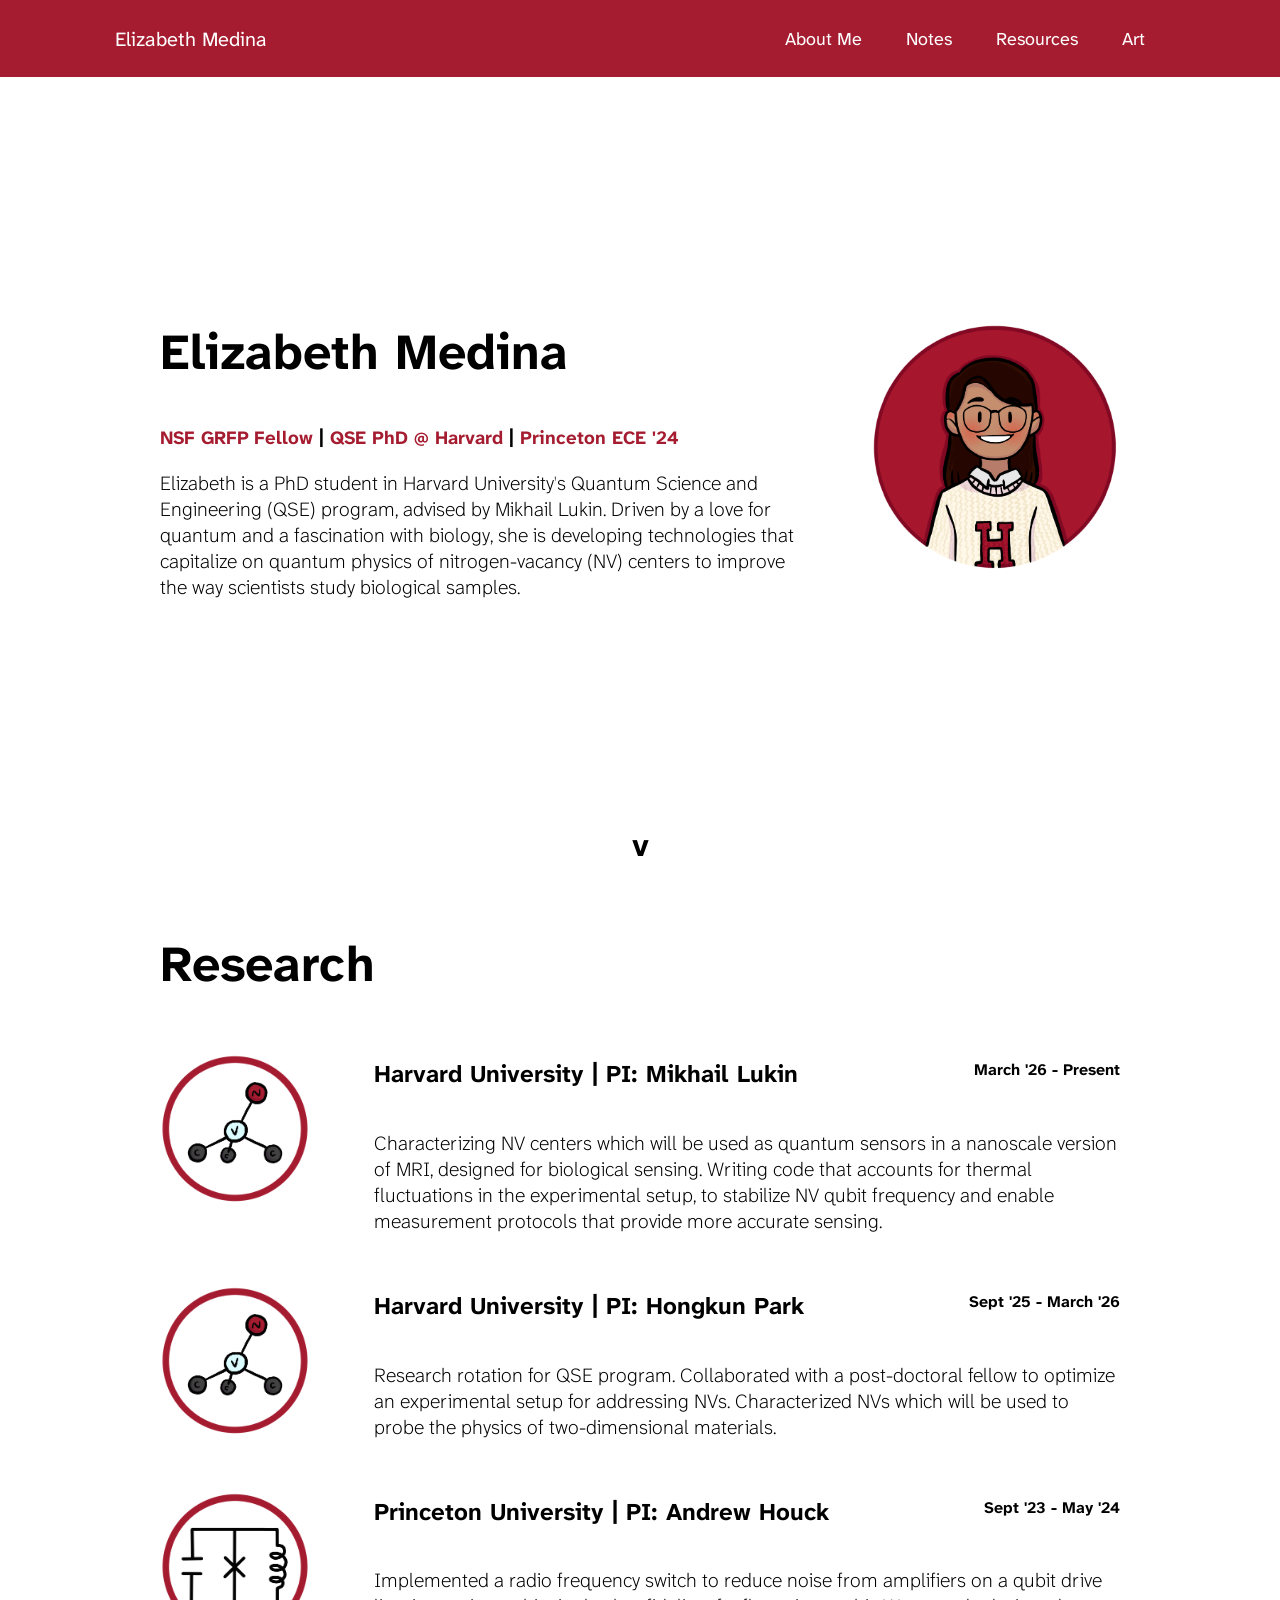
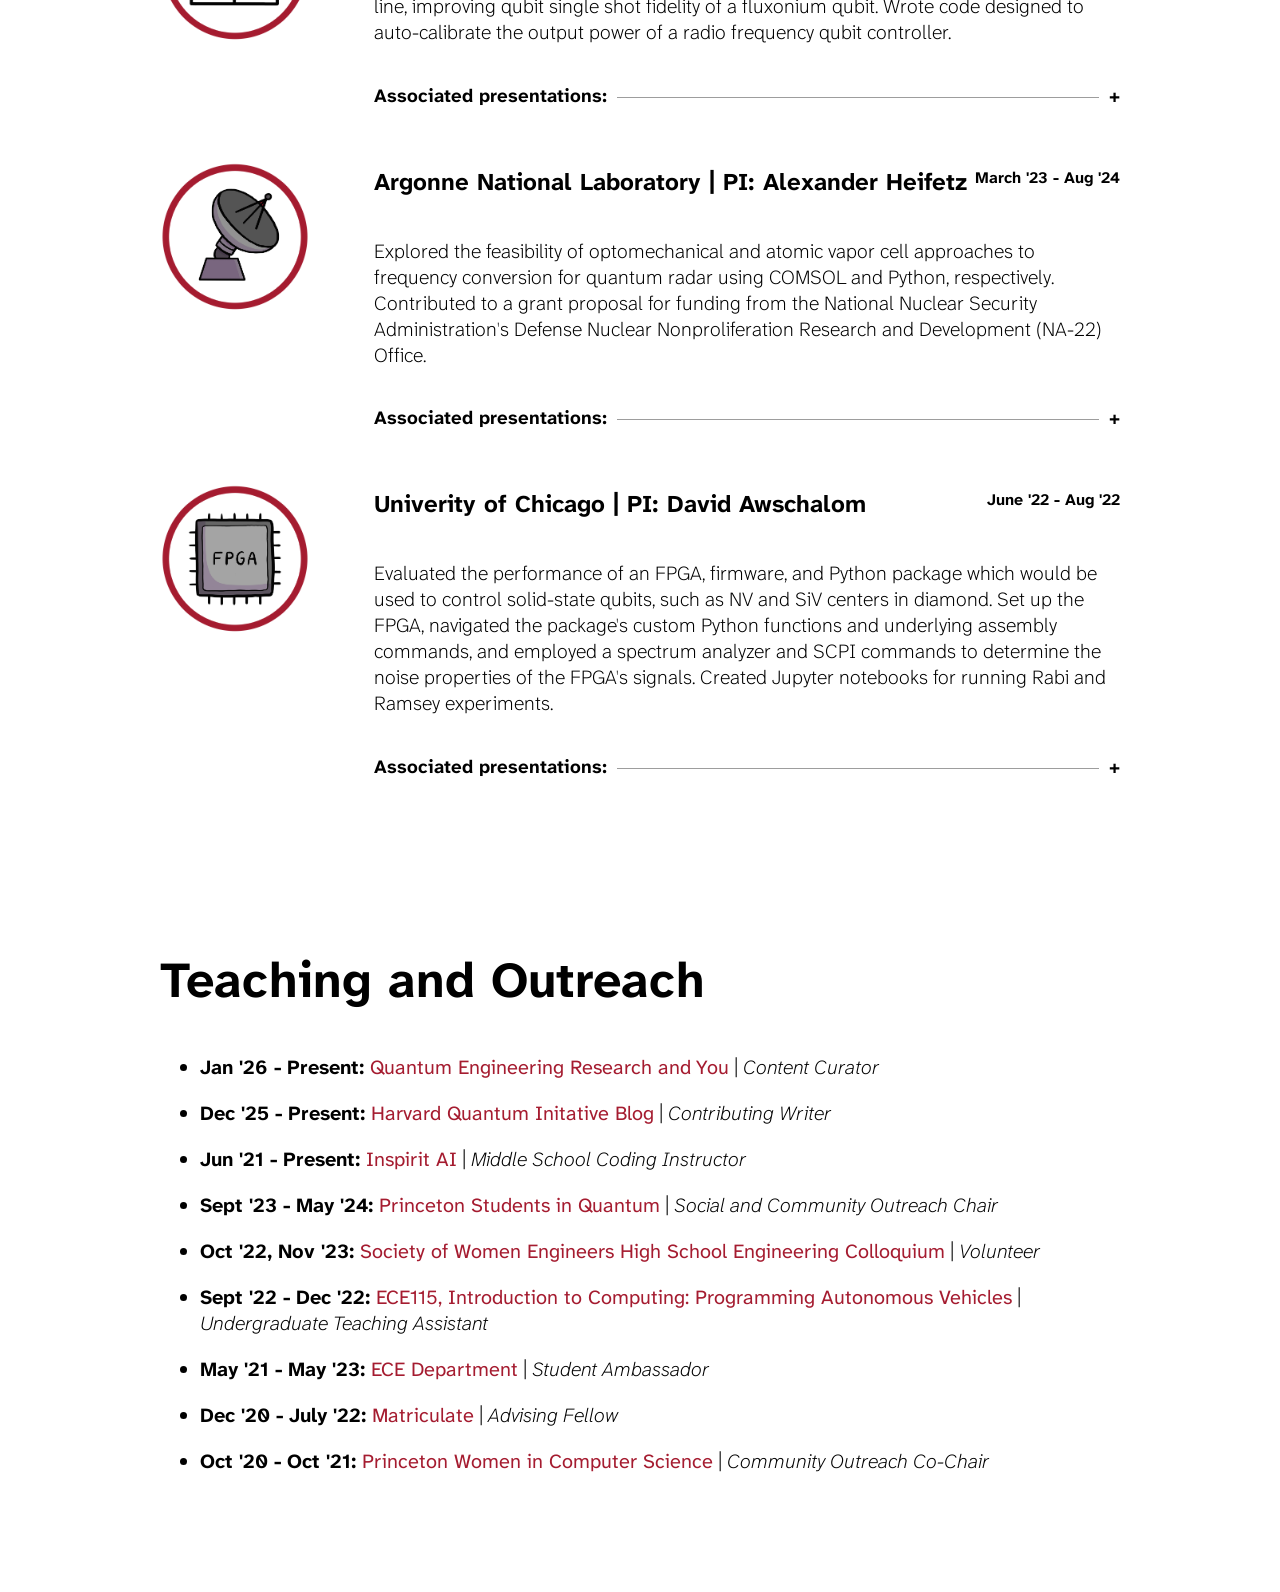
<file: index.html>
<!DOCTYPE html>
<html lang="en">

<head>
    <meta charset="UTF-8">
    <meta name="viewport" content="width=device-width, initial-scale=1.0">
    <title>Elizabeth Medina</title>
    <link rel="stylesheet" href="style.css">

    <link rel="preconnect" href="https://fonts.googleapis.com">
    <link rel="preconnect" href="https://fonts.gstatic.com" crossorigin>
    <link href="https://fonts.googleapis.com/css2?family=Atkinson+Hyperlegible+Next:ital,wght@0,200..800;1,200..800&display=swap" rel="stylesheet">
</head>

<body id="body">
    <header class="header">
        <div><a class="name">Elizabeth Medina</a></div>

        <nav class="navbar">

            <div class="hamburger" id="hamburger">
                <span></span>
                <span></span>
                <span></span>
            </div>

            <a class="nav-links" href="/Elizabeth-Medina/">About Me</a>
            <a class="nav-links" href="notes">Notes</a>
            <a class="nav-links" href="resources">Resources</a>
            <a class="nav-links" href="art">Art</a>
        </nav>

    </header>

    <section class="hamburger-active" id="hamburger-active">
        <div>
            <h2><a href="/Elizabeth-Medina/">About Me</a></h2><br>
            <h2><a href="notes">Notes</a></h2><br>
            <h2><a href="resources">Resources</a></h2><br>
            <h2><a href="art">Art</a></h2>
        </div>
    </section>

    <div id="main-content">

        <section class="intro">
            <div class="intro-info">
                <div class="profile-img-small">
                    <img src="photos/Profile_Picture.png" style="width: 30vh">
                </div>
                <h1>Elizabeth Medina</h1>
                <h3><a href="https://www.nsfgrfp.org/">NSF GRFP Fellow</a> | <a href="https://quantum.harvard.edu/graduate-studies">QSE PhD @ Harvard</a> | <a href="https://ece.princeton.edu/">Princeton ECE '24</a></h3>
                <p>Elizabeth is a PhD student in Harvard University's Quantum Science and Engineering (QSE) program,  
                    advised by Mikhail Lukin. Driven by a love for quantum and a fascination with biology, she is 
                    developing technologies that capitalize on quantum physics of nitrogen-vacancy (NV) centers to 
                    improve the way scientists study biological samples.
                </p>
            </div>
            <div class="profile-img wide">
                <img src="photos/Profile_Picture.png">
            </div>
        </section>

        <footer class="footer">
            <h1>v</h1>
        </footer>

        <section class="research">
            <h1>Research</h1>
            <div class="research-item">
                <div class="research-img wide">
                    <img src="photos/NV.png">
                </div>
                <div class="research-info">
                    <span><h2>Harvard University <br class="small">| <a href="https://lukin.physics.harvard.edu/">PI: Mikhail Lukin</a></h2> <h4 class="wide">March '26 - Present</h4></span>
                    <h4 class="small">March '26 - Present</h4>
                    <p> Characterizing NV centers which will be used as quantum sensors in a nanoscale version of MRI, 
                        designed for biological sensing. Writing code that accounts for thermal fluctuations in the 
                        experimental setup, to stabilize NV qubit frequency and enable measurement protocols that provide 
                        more accurate sensing.</p>
                </div>
            </div>
            <div class="research-item">
                <div class="research-img wide">
                    <img src="photos/NV.png">
                </div>
                <div class="research-info">
                    <span><h2>Harvard University <br class="small">| <a href="https://hongkunparklab.com/">PI: Hongkun Park</a></h2> <h4 class="wide">Sept '25 - March '26</h4></span>
                    <h4 class="small">Sept '25 - March '26</h4>
                    <p> Research rotation for QSE program. Collaborated with a post-doctoral fellow to optimize an experimental setup for addressing NVs. 
                        Characterized NVs which will be used to probe the physics of two-dimensional materials.</p>
                </div>
            </div>
            <div class="research-item">
                <div class="research-img wide">
                    <img src="photos/Fluxonium.png">
                </div>
                <div>
                    <div class="research-info">
                        <span><h2>Princeton University <br class="small">| <a href="https://houcklab.princeton.edu/">PI: Andrew Houck</a></h2> <h4 class="wide">Sept '23 - May '24</h4></span>
                        <h4 class="small">Sept '23 - May '24</h4>
                        <p> Implemented a radio frequency switch to reduce noise from amplifiers on a qubit drive line, 
                            improving qubit single shot fidelity of a fluxonium qubit. Wrote code designed to auto-calibrate 
                            the output power of a radio frequency qubit controller.</p>
                    </div>
                    <div class="presentations">
                        <div class="divided">
                            <h3 onclick="togglePres('houck-pres')"> Associated <br class="toggle-pres" >presentations: </h3>
                            <span class="divider"></span>
                            <h3 onclick="togglePres('houck-pres')">+</h3>
                        </div>
                        <div id="houck-pres" style="display:none">
                            <ul>
                                <li><a href="https://mediacentral.princeton.edu/media/Optimizing+Classical+Hardware+for+Superconducting+Qubit+Control%2C+Elizabeth+Medina%2C+UG+24+%28AAFC1283%29/1_lete0v92">Optimizing classical hardware for superconducting qubit control</a> (Princeton Research Day, 2024)</li>
                                <li><a href="files/thesis_spring.pdf">Optimizing classical hardware for superconducting qubit control</a> (Princeton department of Electrical and Computer Engineering senior thesis poster session, 2024)</li>
                                <li><a href="files/thesis_fall.pdf">Noise reduction in superconducting qubits using RF switch</a> (Princeton department of Electrical and Computer Engineering senior thesis poster session, 2023)</li>
                            </ul>
                        </div>
                    </div>
                </div>
            </div>
            <div class="research-item">
                <div class="research-img wide">
                    <img src="photos/Radar.png">
                </div>
                <div>
                    <div class="research-info">
                        <span><h2>Argonne National Laboratory <br class="small">| <a href="https://www.anl.gov/profile/alexander-heifetz">PI: Alexander Heifetz</a></h2> <h4 class="wide">March '23 - Aug '24</h4></span>
                        <h4 class="small">March '23 - Aug '24</h4>
                        <p> Explored the feasibility of optomechanical and atomic vapor cell approaches to frequency 
                            conversion for quantum radar using COMSOL and Python, respectively. Contributed to a grant proposal 
                            for funding from the National Nuclear Security Administration's Defense Nuclear Nonproliferation Research 
                            and Development (NA-22) Office.</p>
                    </div>
                    <div class="presentations">
                        <div class="divided">
                            <h3 onclick="togglePres('argonne-pres')"> Associated <br class="toggle-pres" >presentations: </h3>
                            <span class="divider"></span>
                            <h3 onclick="togglePres('argonne-pres')">+</h3>
                        </div>
                        <div id="argonne-pres" style="display:none">
                            <ul>
                                <li>Microwave quantum radar based on Rydberg atoms (Society of Photographic Instrumentation Engineers Photonics West, 2024)</li>
                                <li>Microwave quantum radar based on Rydberg atoms (American Nuclear Society Winter Meeting Advances in Nuclear Nonproliferation Technology and Policy Conference, 2023) </li>
                                <li>Atom-Based Frequency Conversion for Microwave Quantum Radar Development (Argonne National Laboratory's Learning on the Lawn, 2023)</li>
                            </ul>
                        </div>
                    </div>
                </div>
            </div>
            <div class="research-item">
                <div class="research-img wide">
                    <img src="photos/Fpga.png">
                </div>
                <div>
                    <div class="research-info">
                        <span><h2>Univerity of Chicago <br class="small">| <a href="https://pme.uchicago.edu/faculty-research/lab-groups/awschalom-group">PI: David Awschalom</a></h2> <h4 class="wide">June '22 - Aug '22</h4></span>
                        <h4 class="small">June '22 - Aug '22</h4>
                        <p> Evaluated the performance of an FPGA, firmware, and Python package which would be used to control 
                            solid-state qubits, such as NV and SiV centers in diamond. Set up the FPGA, navigated the package's custom 
                            Python functions and underlying assembly commands, and employed a spectrum analyzer and SCPI commands to 
                            determine the noise properties of the FPGA's signals. Created Jupyter notebooks for running Rabi and Ramsey experiments.</p>
                    </div>
                    <div class="presentations">
                        <div class="divided">
                            <h3 onclick="togglePres('awsch-pres')"> Associated <br class="toggle-pres" >presentations: </h3>
                            <span class="divider"></span>
                            <h3 onclick="togglePres('awsch-pres')">+</h3>
                        </div>
                        <div id="awsch-pres" style="display:none">
                            <ul>
                                <li>Evaluation of a Field-Programmable Gate Array for Quantum Optical Experiments (Virtual Leadership Alliance National Symposium, 2022)</li>
                            </ul>
                        </div>
                    </div>
                </div>
            </div>
            
        </section>

        <section class="teach-outreach">
            <h1>Teaching and Outreach</h1>
                <ul>
                    <li><b>Jan '26 - Present: </b> <a href="https://mudyeh.github.io/query/">Quantum Engineering Research and You</a> | <i>Content Curator</i></li>
                    <li><b>Dec '25 - Present: </b> <a href="https://www.hqi-blog.com/">Harvard Quantum Initative Blog</a> | <i>Contributing Writer</i></li> 
                    <li><b>Jun '21 - Present: </b> <a href="https://www.inspiritai.com/">Inspirit AI</a> | <i>Middle School Coding Instructor</i></li>
                    <li><b>Sept '23 - May '24: </b><a href="https://psq.odus.princeton.edu/">Princeton Students in Quantum</a> | <i>Social and Community Outreach Chair</i></li>
                    <li><b>Oct '22, Nov '23: </b><a href="https://swe.princeton.edu/"> Society of Women Engineers High School Engineering Colloquium</a> | <i>Volunteer</i></li>
                    <li><b>Sept '22 - Dec '22:</b><a href="https://ece.princeton.edu/courses/introduction-computing-programming-autonomous-vehicles"> ECE115, Introduction to Computing: Programming Autonomous Vehicles</a> | <i>Undergraduate Teaching Assistant</i></li>
                    <li><b>May '21 - May '23: </b><a href="https://ece.princeton.edu/">ECE Department</a> | <i>Student Ambassador</i></li>
                    <li><b>Dec '20 - July '22: </b><a href="https://matriculate.org/">Matriculate</a> | <i>Advising Fellow</i></li>
                    <li><b>Oct '20 - Oct '21: </b><a href="https://www.princetonwics.org/">Princeton Women in Computer Science</a> | <i>Community Outreach Co-Chair</i></li>
                </ul>
        </section>

    </div>
  

</body>
</html>


<!-- Source: https://www.cs.ucr.edu/~vahid/usefulstuff/htmlaccordion.html -->
<script>
   function togglePres(id) {
       var e = document.getElementById(id);
       if(e.style.display == 'block')
          e.style.display = 'none';
       else
          e.style.display = 'block';
   }
</script>

<script>
    const hamburger = document.getElementById('hamburger');
    const hamburger_active = document.getElementById('hamburger-active');
    const main_content = document.getElementById('main-content');
    const body = document.getElementById("body")

    hamburger.addEventListener('click', () => {

        display_status = window.getComputedStyle(hamburger_active, null).display;

        if (display_status === "none") {
            hamburger_active.style.display = "flex";
            main_content.ariaHidden = "true";
            body.style.overflow = "hidden";
        }
        else if (display_status === "flex") {
            hamburger_active.style.display = "none";
            main_content.ariaHidden = "false";
            body.style.overflow = "auto";
        }
        
    });
</script>
</file>
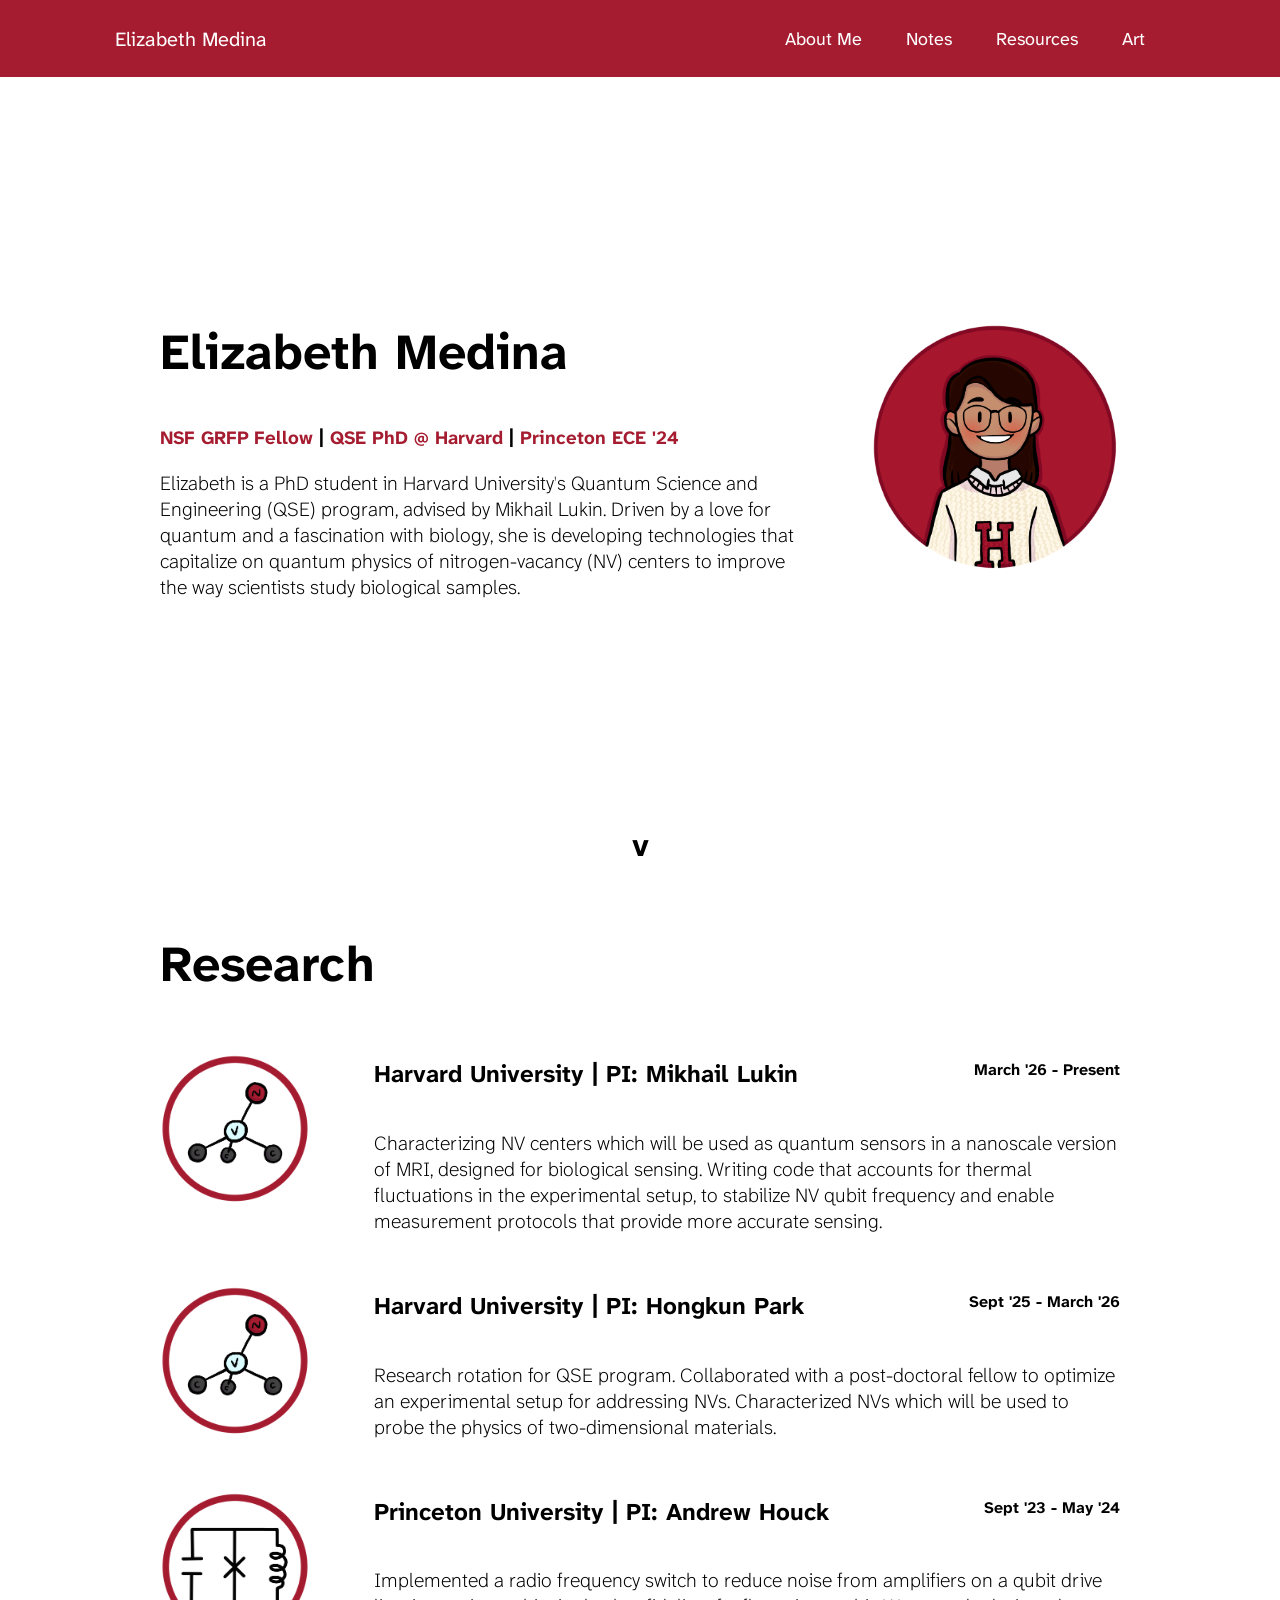
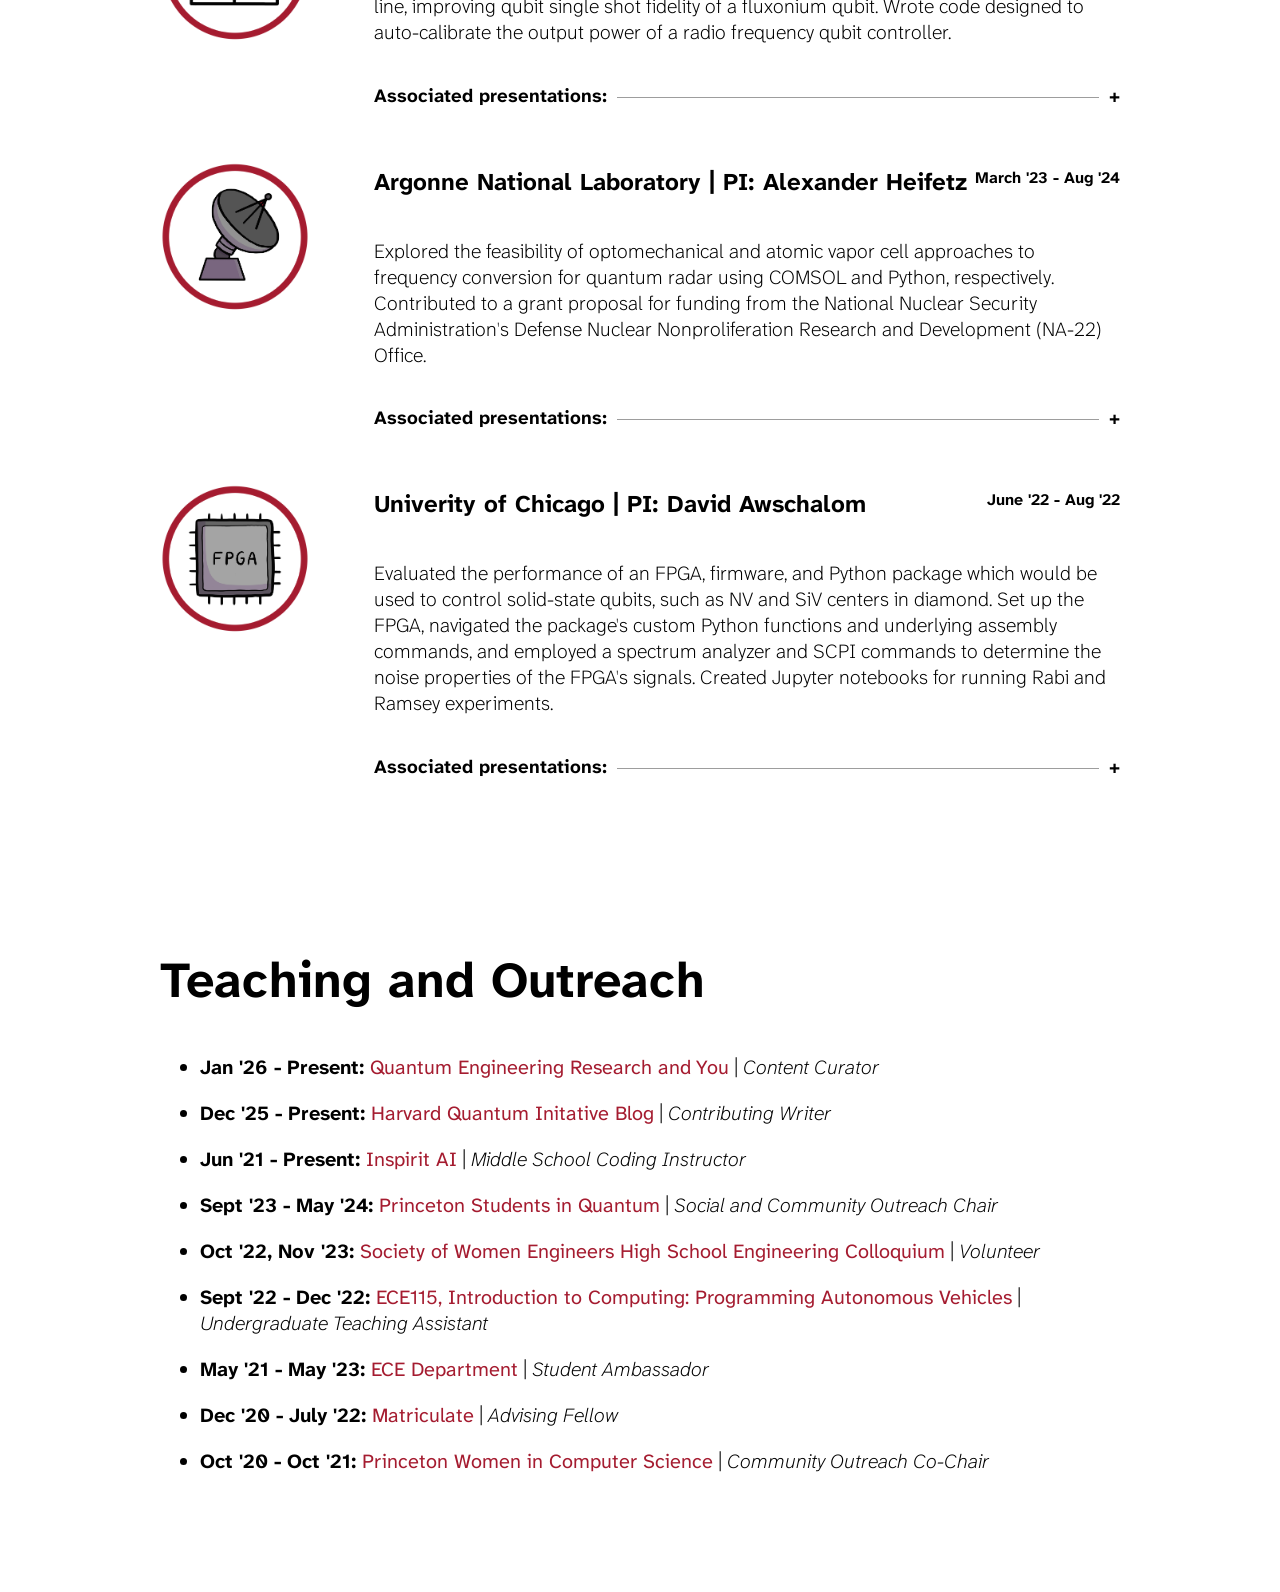
<file: home.html>
<!DOCTYPE html>
<html lang="en">

<head>
    <meta charset="UTF-8">
    <meta name="viewport" content="width=device-width, initial-scale=1.0">
    <title>Elizabeth Medina</title>
    <link rel="stylesheet" href="style.css">

    <link rel="preconnect" href="https://fonts.googleapis.com">
    <link rel="preconnect" href="https://fonts.gstatic.com" crossorigin>
    <link href="https://fonts.googleapis.com/css2?family=Atkinson+Hyperlegible+Next:ital,wght@0,200..800;1,200..800&display=swap" rel="stylesheet">
</head>

<body id="body">
    <header class="header">
        <div><a class="name">Elizabeth Medina</a></div>

        <nav class="navbar">

            <div class="hamburger" id="hamburger">
                <span></span>
                <span></span>
                <span></span>
            </div>

            <a class="nav-links" href="home.html">About Me</a>
            <a class="nav-links" href="notes.html">Notes</a>
            <a class="nav-links" href="resources.html">Resources</a>
            <a class="nav-links" href="art.html">Art</a>
        </nav>

    </header>

    <section class="hamburger-active" id="hamburger-active">
        <div>
            <h2><a href="home.html">About Me</a></h2><br>
            <h2><a href="notes.html">Notes</a></h2><br>
            <h2><a href="resources.html">Resources</a></h2><br>
            <h2><a href="art.html">Art</a></h2>
        </div>
    </section>

    <div id="main-content">

        <section class="intro">
            <div class="intro-info">
                <div class="profile-img-small">
                    <img src="photos/Profile_Picture.png" style="width: 30vh">
                </div>
                <h1>Elizabeth Medina</h1>
                <h3><a href="https://www.nsfgrfp.org/">NSF GRFP Fellow</a> | <a href="https://quantum.harvard.edu/graduate-studies">QSE PhD @ Harvard</a> | <a href="https://ece.princeton.edu/">Princeton ECE '24</a></h3>
                <p>Elizabeth is a PhD student in Harvard University's Quantum Science and Engineering (QSE) program,  
                    advised by Mikhail Lukin. Driven by a love for quantum and a fascination with biology, she is 
                    developing technologies that capitalize on quantum physics of nitrogen-vacancy (NV) centers to 
                    improve the way scientists study biological samples.
                </p>
            </div>
            <div class="profile-img wide">
                <img src="photos/Profile_Picture.png">
            </div>
        </section>

        <footer class="footer">
            <h1>v</h1>
        </footer>

        <section class="research">
            <h1>Research</h1>
            <div class="research-item">
                <div class="research-img wide">
                    <img src="photos/NV.png">
                </div>
                <div class="research-info">
                    <span><h2>Harvard University <br class="small">| <a href="https://lukin.physics.harvard.edu/">PI: Mikhail Lukin</a></h2> <h4 class="wide">March '26 - Present</h4></span>
                    <h4 class="small">March '26 - Present</h4>
                    <p> Characterizing NV centers which will be used as quantum sensors in a nanoscale version of MRI, 
                        designed for biological sensing. Writing code that accounts for thermal fluctuations in the 
                        experimental setup, to stabilize NV qubit frequency and enable measurement protocols that provide 
                        more accurate sensing.</p>
                </div>
            </div>
            <div class="research-item">
                <div class="research-img wide">
                    <img src="photos/NV.png">
                </div>
                <div class="research-info">
                    <span><h2>Harvard University <br class="small">| <a href="https://hongkunparklab.com/">PI: Hongkun Park</a></h2> <h4 class="wide">Sept '25 - March '26</h4></span>
                    <h4 class="small">Sept '25 - March '26</h4>
                    <p> Research rotation for QSE program. Collaborated with a post-doctoral fellow to optimize an experimental setup for addressing NVs. 
                        Characterized NVs which will be used to probe the physics of two-dimensional materials.</p>
                </div>
            </div>
            <div class="research-item">
                <div class="research-img wide">
                    <img src="photos/Fluxonium.png">
                </div>
                <div>
                    <div class="research-info">
                        <span><h2>Princeton University <br class="small">| <a href="https://houcklab.princeton.edu/">PI: Andrew Houck</a></h2> <h4 class="wide">Sept '23 - May '24</h4></span>
                        <h4 class="small">Sept '23 - May '24</h4>
                        <p> Implemented a radio frequency switch to reduce noise from amplifiers on a qubit drive line, 
                            improving qubit single shot fidelity of a fluxonium qubit. Wrote code designed to auto-calibrate 
                            the output power of a radio frequency qubit controller.</p>
                    </div>
                    <div class="presentations">
                        <div class="divided">
                            <h3 onclick="togglePres('houck-pres')"> Associated <br class="toggle-pres" >presentations: </h3>
                            <span class="divider"></span>
                            <h3 onclick="togglePres('houck-pres')">+</h3>
                        </div>
                        <div id="houck-pres" style="display:none">
                            <ul>
                                <li><a href="https://mediacentral.princeton.edu/media/Optimizing+Classical+Hardware+for+Superconducting+Qubit+Control%2C+Elizabeth+Medina%2C+UG+24+%28AAFC1283%29/1_lete0v92">Optimizing classical hardware for superconducting qubit control</a> (Princeton Research Day, 2024)</li>
                                <li><a href="files/thesis_spring.pdf">Optimizing classical hardware for superconducting qubit control</a> (Princeton department of Electrical and Computer Engineering senior thesis poster session, 2024)</li>
                                <li><a href="files/thesis_fall.pdf">Noise reduction in superconducting qubits using RF switch</a> (Princeton department of Electrical and Computer Engineering senior thesis poster session, 2023)</li>
                            </ul>
                        </div>
                    </div>
                </div>
            </div>
            <div class="research-item">
                <div class="research-img wide">
                    <img src="photos/Radar.png">
                </div>
                <div>
                    <div class="research-info">
                        <span><h2>Argonne National Laboratory <br class="small">| <a href="https://www.anl.gov/profile/alexander-heifetz">PI: Alexander Heifetz</a></h2> <h4 class="wide">March '23 - Aug '24</h4></span>
                        <h4 class="small">March '23 - Aug '24</h4>
                        <p> Explored the feasibility of optomechanical and atomic vapor cell approaches to frequency 
                            conversion for quantum radar using COMSOL and Python, respectively. Contributed to a grant proposal 
                            for funding from the National Nuclear Security Administration's Defense Nuclear Nonproliferation Research 
                            and Development (NA-22) Office.</p>
                    </div>
                    <div class="presentations">
                        <div class="divided">
                            <h3 onclick="togglePres('argonne-pres')"> Associated <br class="toggle-pres" >presentations: </h3>
                            <span class="divider"></span>
                            <h3 onclick="togglePres('argonne-pres')">+</h3>
                        </div>
                        <div id="argonne-pres" style="display:none">
                            <ul>
                                <li>Microwave quantum radar based on Rydberg atoms (Society of Photographic Instrumentation Engineers Photonics West, 2024)</li>
                                <li>Microwave quantum radar based on Rydberg atoms (American Nuclear Society Winter Meeting Advances in Nuclear Nonproliferation Technology and Policy Conference, 2023) </li>
                                <li>Atom-Based Frequency Conversion for Microwave Quantum Radar Development (Argonne National Laboratory's Learning on the Lawn, 2023)</li>
                            </ul>
                        </div>
                    </div>
                </div>
            </div>
            <div class="research-item">
                <div class="research-img wide">
                    <img src="photos/Fpga.png">
                </div>
                <div>
                    <div class="research-info">
                        <span><h2>Univerity of Chicago <br class="small">| <a href="https://pme.uchicago.edu/faculty-research/lab-groups/awschalom-group">PI: David Awschalom</a></h2> <h4 class="wide">June '22 - Aug '22</h4></span>
                        <h4 class="small">June '22 - Aug '22</h4>
                        <p> Evaluated the performance of an FPGA, firmware, and Python package which would be used to control 
                            solid-state qubits, such as NV and SiV centers in diamond. Set up the FPGA, navigated the package's custom 
                            Python functions and underlying assembly commands, and employed a spectrum analyzer and SCPI commands to 
                            determine the noise properties of the FPGA's signals. Created Jupyter notebooks for running Rabi and Ramsey experiments.</p>
                    </div>
                    <div class="presentations">
                        <div class="divided">
                            <h3 onclick="togglePres('awsch-pres')"> Associated <br class="toggle-pres" >presentations: </h3>
                            <span class="divider"></span>
                            <h3 onclick="togglePres('awsch-pres')">+</h3>
                        </div>
                        <div id="awsch-pres" style="display:none">
                            <ul>
                                <li>Evaluation of a Field-Programmable Gate Array for Quantum Optical Experiments (Virtual Leadership Alliance National Symposium, 2022)</li>
                            </ul>
                        </div>
                    </div>
                </div>
            </div>
            
        </section>

        <section class="teach-outreach">
            <h1>Teaching and Outreach</h1>
                <ul>
                    <li><b>Jan '26 - Present: </b> <a href="https://mudyeh.github.io/query/">Quantum Engineering Research and You</a> | <i>Content Curator</i></li>
                    <li><b>Dec '25 - Present: </b> <a href="https://www.hqi-blog.com/">Harvard Quantum Initative Blog</a> | <i>Contributing Writer</i></li> 
                    <li><b>Jun '21 - Present: </b> <a href="https://www.inspiritai.com/">Inspirit AI</a> | <i>Middle School Coding Instructor</i></li>
                    <li><b>Sept '23 - May '24: </b><a href="https://psq.odus.princeton.edu/">Princeton Students in Quantum</a> | <i>Social and Community Outreach Chair</i></li>
                    <li><b>Oct '22, Nov '23: </b><a href="https://swe.princeton.edu/"> Society of Women Engineers High School Engineering Colloquium</a> | <i>Volunteer</i></li>
                    <li><b>Sept '22 - Dec '22:</b><a href="https://ece.princeton.edu/courses/introduction-computing-programming-autonomous-vehicles"> ECE115, Introduction to Computing: Programming Autonomous Vehicles</a> | <i>Undergraduate Teaching Assistant</i></li>
                    <li><b>May '21 - May '23: </b><a href="https://ece.princeton.edu/">ECE Department</a> | <i>Student Ambassador</i></li>
                    <li><b>Dec '20 - July '22: </b><a href="https://matriculate.org/">Matriculate</a> | <i>Advising Fellow</i></li>
                    <li><b>Oct '20 - Oct '21: </b><a href="https://www.princetonwics.org/">Princeton Women in Computer Science</a> | <i>Community Outreach Co-Chair</i></li>
                </ul>
        </section>

    </div>
  

</body>
</html>


<!-- Source: https://www.cs.ucr.edu/~vahid/usefulstuff/htmlaccordion.html -->
<script>
   function togglePres(id) {
       var e = document.getElementById(id);
       if(e.style.display == 'block')
          e.style.display = 'none';
       else
          e.style.display = 'block';
   }
</script>

<script>
    const hamburger = document.getElementById('hamburger');
    const hamburger_active = document.getElementById('hamburger-active');
    const main_content = document.getElementById('main-content');
    const body = document.getElementById("body")

    hamburger.addEventListener('click', () => {

        display_status = window.getComputedStyle(hamburger_active, null).display;

        if (display_status === "none") {
            hamburger_active.style.display = "flex";
            main_content.ariaHidden = "true";
            body.style.overflow = "hidden";
        }
        else if (display_status === "flex") {
            hamburger_active.style.display = "none";
            main_content.ariaHidden = "false";
            body.style.overflow = "auto";
        }
        
    });
</script>
</file>
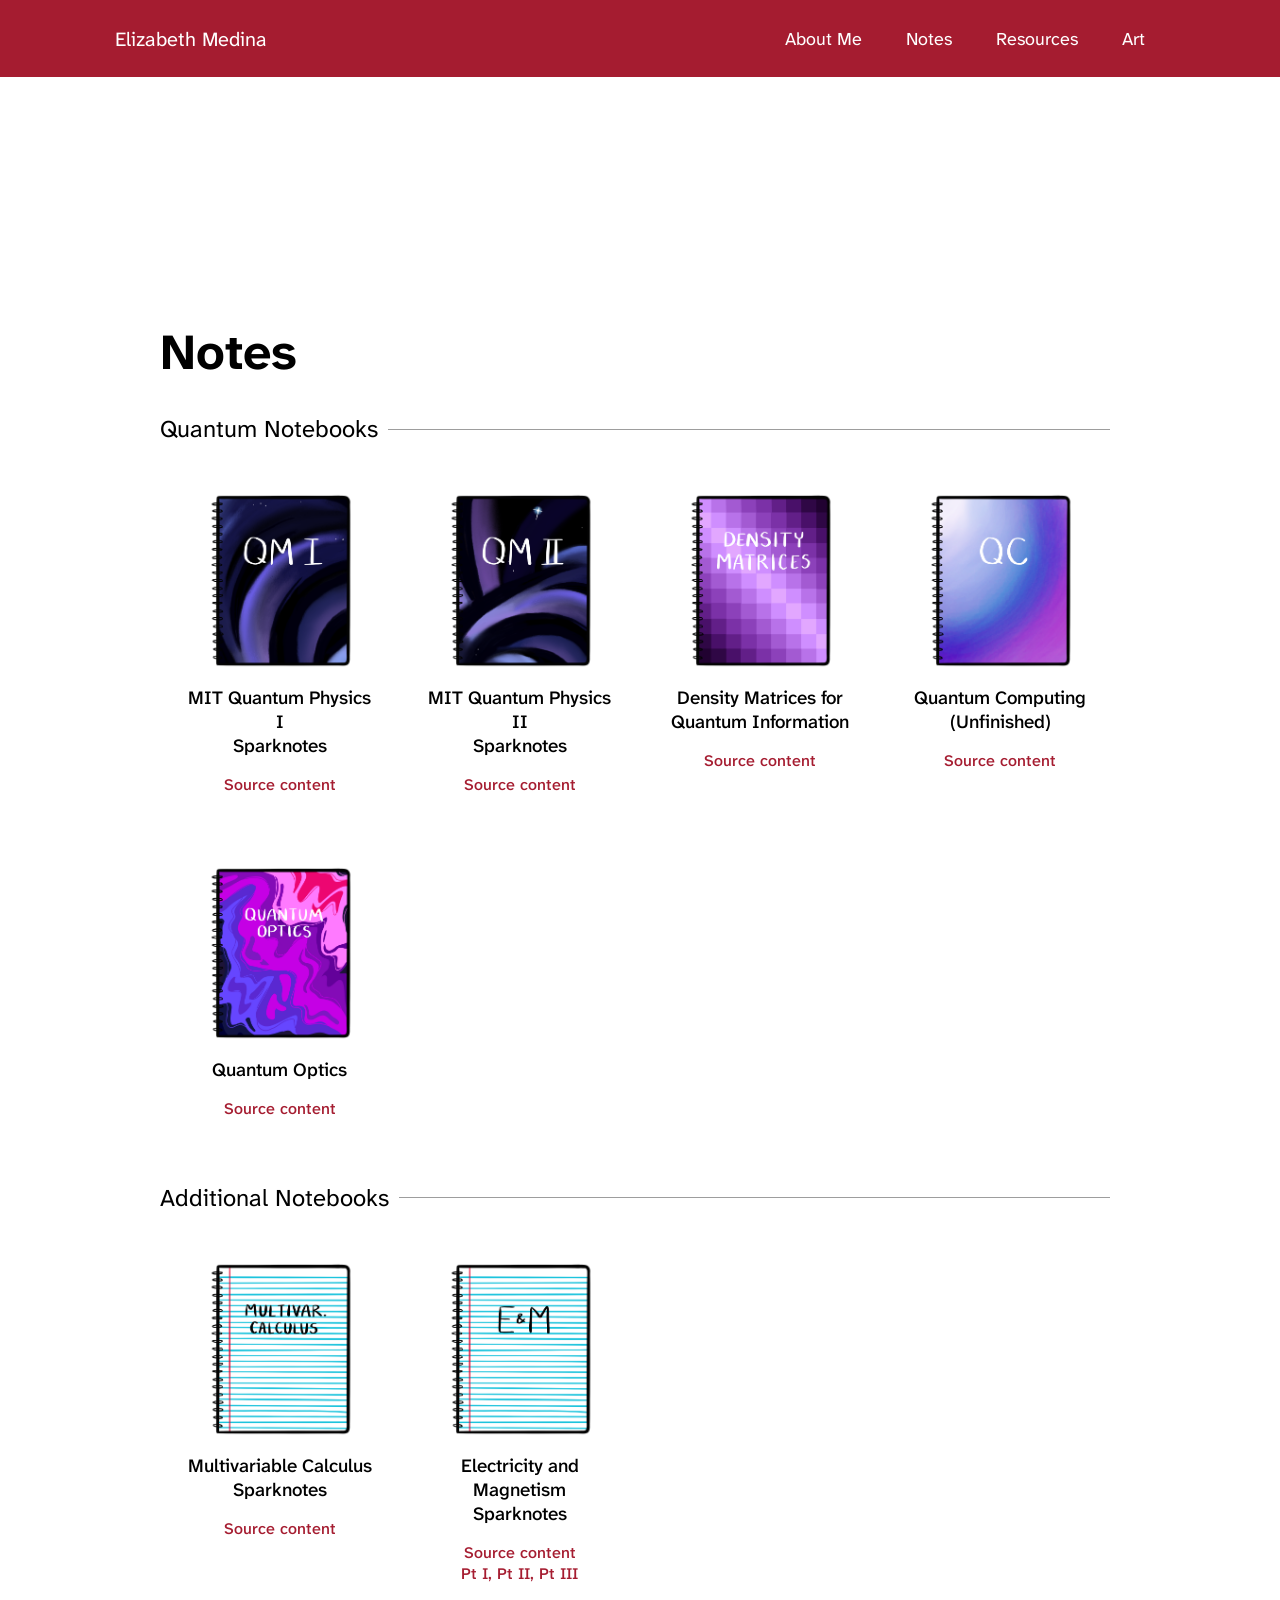
<file: notes.html>
<!DOCTYPE html>
<html lang="en">

<head>
    <meta charset="UTF-8">
    <meta name="viewport" content="width=device-width, initial-scale=1.0">
    <title>Elizabeth Medina</title>
    <link rel="stylesheet" href="style.css">

    <link rel="preconnect" href="https://fonts.googleapis.com">
    <link rel="preconnect" href="https://fonts.gstatic.com" crossorigin>
    <link href="https://fonts.googleapis.com/css2?family=Atkinson+Hyperlegible+Next:ital,wght@0,200..800;1,200..800&display=swap" rel="stylesheet">
</head>

<body id="body">

    <header class="header">
        <div><a class="name">Elizabeth Medina</a></div>

        <nav class="navbar">

            <div class="hamburger" id="hamburger">
                <span></span>
                <span></span>
                <span></span>
            </div>

            <a class="nav-links" href="/Elizabeth-Medina/">About Me</a>
            <a class="nav-links" href="notes">Notes</a>
            <a class="nav-links" href="resources">Resources</a>
            <a class="nav-links" href="art">Art</a>
        </nav>

    </header>

    <section class="hamburger-active" id="hamburger-active">
        <div>
            <h2><a href="/Elizabeth-Medina/">About Me</a></h2><br>
            <h2><a href="notes">Notes</a></h2><br>
            <h2><a href="resources">Resources</a></h2><br>
            <h2><a href="art">Art</a></h2>
        </div>
    </section>

    <div id="main-content">

        <section class="notes">
            <h1>Notes</h1>

            <div class="divided">
                <h2>Quantum <br class="small-notes">Notebooks</h2>
                <span class="divider"></span>
            </div>

            <div class="note-block">
                <div class="note-item">
                    <div class="notebook-img">
                        <a href="files/QM_sprk.pdf"><img src="photos/QMI.png"></a>
                    </div>
                    <div class="notebook-desc">
                        <h3>MIT Quantum Physics I<br>Sparknotes</h3>
                        <p><a href="https://ocw.mit.edu/courses/8-04-quantum-physics-i-spring-2016/">Source content</a></p>
                    </div>
                </div>
                <div class="note-item">
                    <div class="notebook-img">
                        <a href="files/QM_II_sprk.pdf"><img src="photos/QMII.png"></a>
                    </div>
                    <div class="notebook-desc">
                        <h3>MIT Quantum Physics II<br>Sparknotes</h3>
                        <p><a href="https://ocw.mit.edu/courses/8-05-quantum-physics-ii-fall-2013/">Source content</a></p>
                    </div>
                </div>
                <div class="note-item">
                    <div class="notebook-img">
                        <a href="files/Density_mat.pdf"><img src="photos/DM.png"></a>
                    </div>
                    <div class="notebook-desc">
                        <h3>Density Matrices for<br>Quantum Information</h3>
                        <p><a href="https://www.youtube.com/watch?v=CeK9ry8G8HQ">Source content</a></p>
                    </div>
                </div>
                <div class="note-item">
                    <div class="notebook-img">
                        <a href="files/q_comp.pdf"><img src="photos/QC.png"></a>
                    </div>
                    <div class="notebook-desc">
                        <h3>Quantum Computing<br>(Unfinished)</h3>
                        <p><a href="https://www.youtube.com/watch?v=Z1uoz_8dLH0&list=PL74Rel4IAsETUwZS_Se_P-fSEyEVQwni7">Source content</a></p>
                    </div>
                </div>
                <div class="note-item">
                    <div class="notebook-img">
                        <a href="files/q_optics.pdf"><img src="photos/qoptics.png"></a>
                    </div>
                    <div class="notebook-desc">
                        <h3>Quantum Optics</h3>
                        <p><a href="https://www.youtube.com/watch?v=LoyZdDRgfNY&list=PL066-JQIrxrsBhy-D-8xAzMQBMcK8zEcy">Source content</a></p>
                    </div>
                </div>
                
            </div>

            <div class="divided">
                <h2>Additional <br class="small-notes">Notebooks</h2>
                <span class="divider"></span>
            </div>

            <div class="note-block">
                <div class="note-item">
                    <div class="notebook-img">
                        <a href="files/Multi_sprk.pdf"><img src="photos/Multi.png"></a>
                    </div>
                    <div class="notebook-desc">
                        <h3>Multivariable Calculus<br>Sparknotes</h3>
                        <p><a href="https://tutorial.math.lamar.edu/classes/calciii/calciii.aspx">Source content</a></p>
                    </div>
                </div>

                <div class="note-item">
                    <div class="notebook-img">
                        <a href="files/EM_sprk.pdf"><img src="photos/EM.png"></a>
                    </div>
                    <div class="notebook-desc">
                        <h3>Electricity and Magnetism<br>Sparknotes</h3>
                        <p>Source content <br>
                        <a href="https://mitxonline.mit.edu/courses/course-v1:MITxT+8.02.1x/">Pt I</a>, 
                        <a href="https://mitxonline.mit.edu/courses/course-v1:MITxT+8.02.2x/">Pt II</a>, 
                        <a href="https://mitxonline.mit.edu/courses/course-v1:MITxT+8.02.3x/">Pt III</a></p>
                    </div>
                </div>
                
            </div>
            
            
        </section>

    </div>
  

</body>
</html>

<script>
    const hamburger = document.getElementById('hamburger');
    const hamburger_active = document.getElementById('hamburger-active');
    const main_content = document.getElementById('main-content');
    const body = document.getElementById("body")

    hamburger.addEventListener('click', () => {

        display_status = window.getComputedStyle(hamburger_active, null).display;

        if (display_status === "none") {
            hamburger_active.style.display = "flex";
            main_content.ariaHidden = "true";
            body.style.overflow = "hidden";
        }
        else if (display_status === "flex") {
            hamburger_active.style.display = "none";
            main_content.ariaHidden = "false";
            body.style.overflow = "auto";
        }
        
    });
</script>
</file>
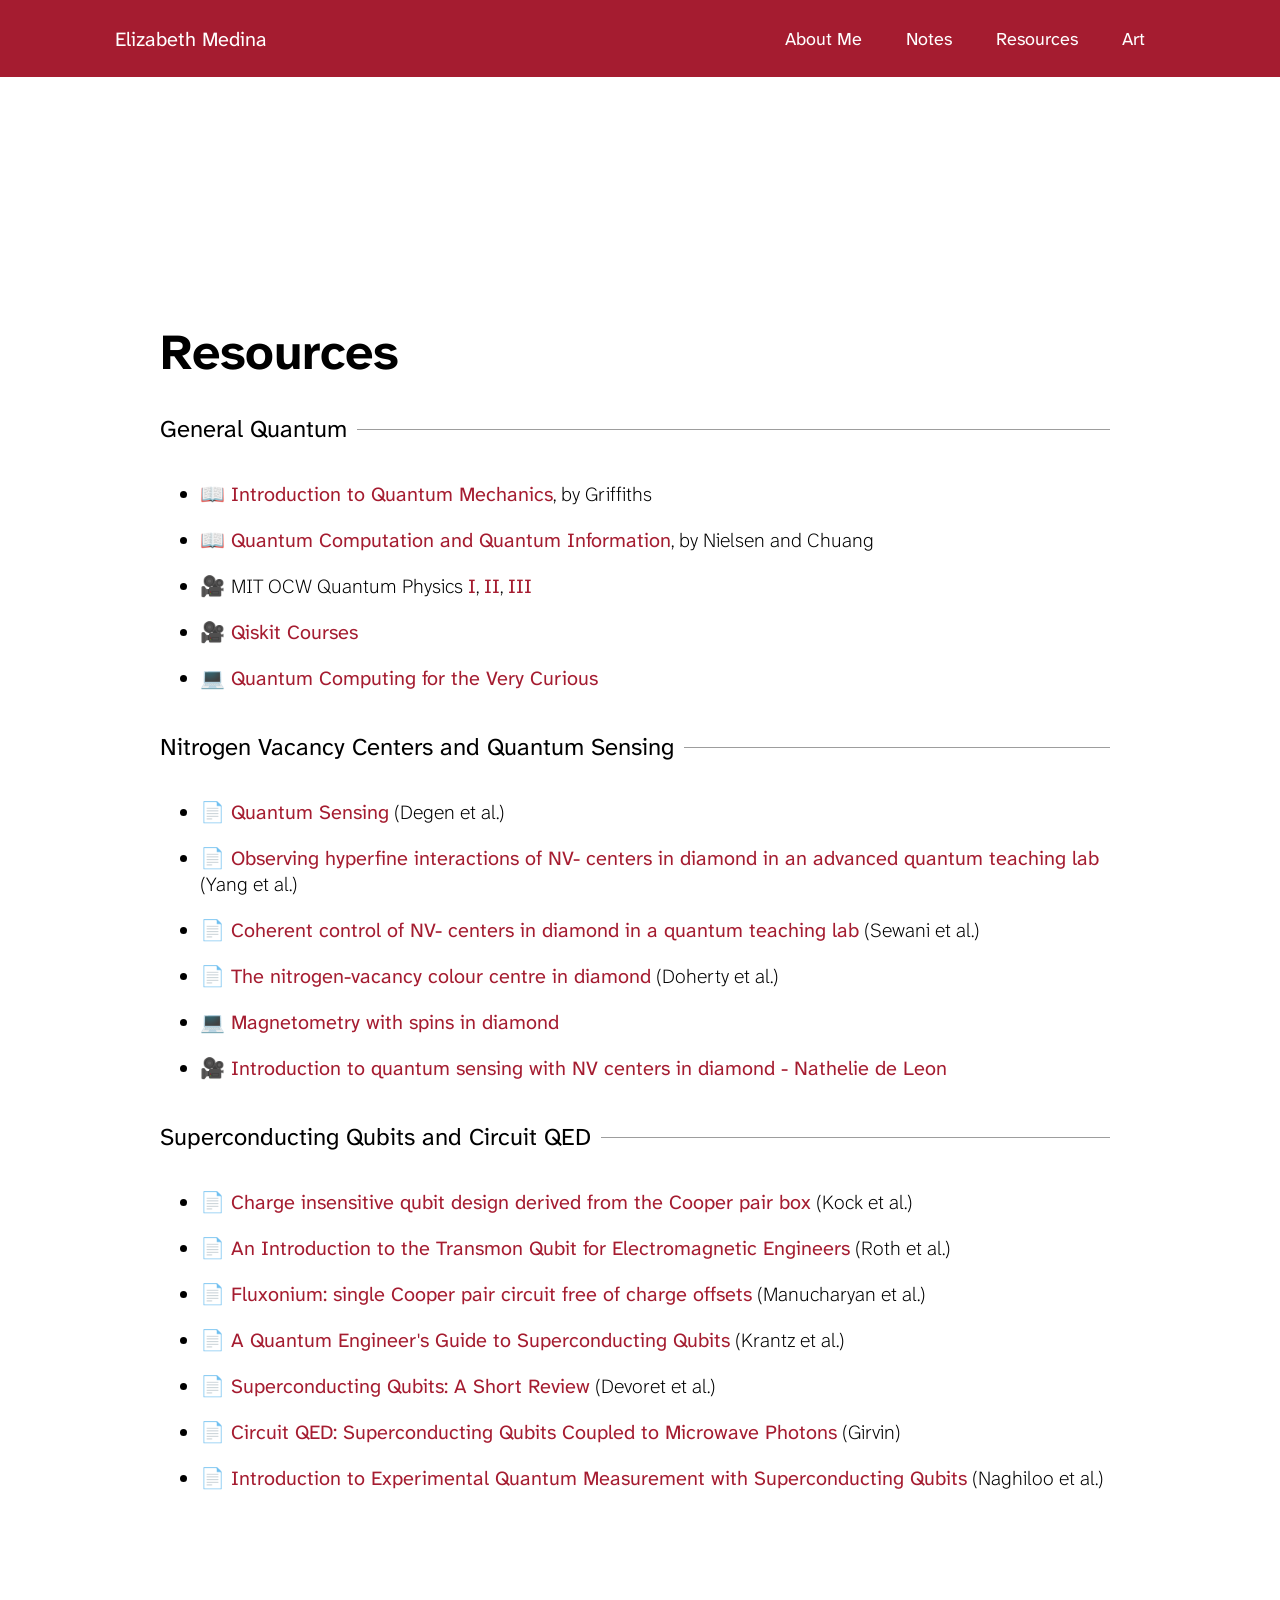
<file: resources.html>
<!DOCTYPE html>
<html lang="en">

<head>
    <meta charset="UTF-8">
    <meta name="viewport" content="width=device-width, initial-scale=1.0">
    <title>Elizabeth Medina</title>
    <link rel="stylesheet" href="style.css">

    <link rel="preconnect" href="https://fonts.googleapis.com">
    <link rel="preconnect" href="https://fonts.gstatic.com" crossorigin>
    <link href="https://fonts.googleapis.com/css2?family=Atkinson+Hyperlegible+Next:ital,wght@0,200..800;1,200..800&display=swap" rel="stylesheet">
</head>

<body id="body">
    
    <header class="header">
        <div><a class="name">Elizabeth Medina</a></div>

        <nav class="navbar">

            <div class="hamburger" id="hamburger">
                <span></span>
                <span></span>
                <span></span>
            </div>

            <a class="nav-links" href="/Elizabeth-Medina/">About Me</a>
            <a class="nav-links" href="notes">Notes</a>
            <a class="nav-links" href="resources">Resources</a>
            <a class="nav-links" href="art">Art</a>
        </nav>

    </header>

    <section class="hamburger-active" id="hamburger-active">
        <div>
            <h2><a href="/Elizabeth-Medina/">About Me</a></h2><br>
            <h2><a href="notes">Notes</a></h2><br>
            <h2><a href="resources">Resources</a></h2><br>
            <h2><a href="art">Art</a></h2>
        </div>
    </section>

    <div id="main-content">

        <section class="resources">
            <h1>Resources</h1>

            <div class="divided">
                <h2>General Quantum</h2>
                <span class="divider small-resources"></span>
            </div>

            <div class="resource-block">
                <div class="quantum">
                    <ul>
                        <li><b>📖 </b><a href="https://www.fisica.net/mecanica-quantica/Griffiths%20-%20Introduction%20to%20quantum%20mechanics.pdf">Introduction to Quantum Mechanics</a>, by Griffiths</li>
                        <li><b>📖 </b><a href="https://profmcruz.wordpress.com/wp-content/uploads/2017/08/quantum-computation-and-quantum-information-nielsen-chuang.pdf">Quantum Computation and Quantum Information</a>, by Nielsen and Chuang</li>
                        <li><b>🎥 </b> MIT OCW Quantum Physics <a href="https://ocw.mit.edu/courses/8-04-quantum-physics-i-spring-2016/">I</a>, <a href="https://ocw.mit.edu/courses/8-05-quantum-physics-ii-fall-2013/">II</a>, <a href="https://ocw.mit.edu/courses/8-06-quantum-physics-iii-spring-2018/">III</a></li>
                        <li><b>🎥 </b><a href="https://quantum.cloud.ibm.com/learning/en/courses">Qiskit Courses</a></li>
                        <li><b>💻 </b><a href="https://quantum.country/qcvc">Quantum Computing for the Very Curious</a></li>
                    </ul>
                </div>
            </div>


            <div class="divided">
                <h2>Nitrogen Vacancy Centers and Quantum Sensing</h2>
                <span class="divider small-resources"></span>
            </div>

            <div class="resource-block">
                <div class="NVs">
                    <ul>
                        <li><b>📄 </b><a href="https://arxiv.org/pdf/1611.02427">Quantum Sensing</a> (Degen et al.)</li>
                        <li><b>📄 </b><a href="https://pubs.aip.org/aapt/ajp/article/90/7/550/2820145/Observing-hyperfine-interactions-of-NV-centers-in?__cf_chl_f_tk=LrRbilrSMzshS.ypiVg3ro0BPUs_oqstj4nWFuwtjuk-1783268032-1.0.1.1-Qk_QJOMGpOQOT569u3wajSLqPRi549tiFsdZOGGD7cA">Observing hyperfine interactions of NV- centers in diamond in an advanced quantum teaching lab</a> (Yang et al.)</li>
                        <li><b>📄 </b><a href="https://arxiv.org/pdf/2004.02643">Coherent control of NV- centers in diamond in a quantum teaching lab</a> (Sewani et al.)</li>
                        <li><b>📄 </b><a href="https://arxiv.org/pdf/1302.3288">The nitrogen-vacancy colour centre in diamond</a> (Doherty et al.)</li>
                        <li><b>💻 </b><a href="https://magnetometryrp.quantumtinkerer.tudelft.nl/">Magnetometry with spins in diamond</a></li>
                        <li><b>🎥 </b><a href="https://www.youtube.com/watch?v=BfBm6t3CQWo">Introduction to quantum sensing with NV centers in diamond - Nathelie de Leon</a></li>
                    </ul>
                </div>
            </div>

            <div class="divided">
                <h2>Superconducting Qubits and Circuit QED</h2>
                <span class="divider small-resources"></span>
            </div>

            <div class="resource-block">
                <div class="superconducting">
                    <ul>
                        <li><b>📄 </b><a href="https://arxiv.org/pdf/cond-mat/0703002">Charge insensitive qubit design derived from the Cooper pair box</a> (Kock et al.)</li>
                        <li><b>📄 </b><a href="https://arxiv.org/pdf/2106.11352">An Introduction to the Transmon Qubit for Electromagnetic Engineers</a> (Roth et al.)</li>
                        <li><b>📄 </b><a href="https://arxiv.org/pdf/0906.0831">Fluxonium: single Cooper pair circuit free of charge offsets</a> (Manucharyan et al.)</li>
                        <li><b>📄 </b><a href="https://arxiv.org/pdf/1904.06560">A Quantum Engineer's Guide to Superconducting Qubits</a> (Krantz et al.)</li>
                        <li><b>📄 </b><a href="https://qudev.phys.ethz.ch/static/website-2008-2015/content/courses/ASC04_SCqubits_Review.pdf">Superconducting Qubits: A Short Review</a> (Devoret et al.)</li>
                        <li><b>📄 </b><a href="https://boulderschool.yale.edu/sites/default/files/files/Girvin_CQED_LES_HOUCHES.pdf">Circuit QED: Superconducting Qubits Coupled to Microwave Photons</a> (Girvin)</li>
                        <li><b>📄 </b><a href="https://arxiv.org/pdf/1904.09291">Introduction to Experimental Quantum Measurement with Superconducting Qubits</a> (Naghiloo et al.)</li>
                    </ul>
                </div>
            </div>

        </section>

    </div>

</body>
</html>

<script>
    const hamburger = document.getElementById('hamburger');
    const hamburger_active = document.getElementById('hamburger-active');
    const main_content = document.getElementById('main-content');
    const body = document.getElementById("body")

    hamburger.addEventListener('click', () => {

        display_status = window.getComputedStyle(hamburger_active, null).display;

        if (display_status === "none") {
            hamburger_active.style.display = "flex";
            main_content.ariaHidden = "true";
            body.style.overflow = "hidden";
        }
        else if (display_status === "flex") {
            hamburger_active.style.display = "none";
            main_content.ariaHidden = "false";
            body.style.overflow = "auto";
        }
        
    });
</script>
</file>
<file: style.css>
*{
    box-sizing: border-box;
    text-decoration: none;
}

/* Font *******************************************/

body {
  font-family: "Atkinson Hyperlegible Next", sans-serif;
  font-optical-sizing: auto;
  font-weight: 100;
  font-style: normal;
  display: flex;
  flex-direction: column;
  background-color: white;
}

/* Header and Navbar style *******************************************/

.header {
    position: fixed;
    top: 0;
    left: 0;
    width: 100%;
    padding: 2% 9%;
    background: #A51C30;
    display: flex;
    justify-content: space-between;
    align-items: center;
    z-index: 100;
}

.name {
    font-weight: 400;
    font-size: 20px;
    color: white;
}

.navbar a {
    color: white;
    font-weight: 400;
    font-size: 18px;
    margin: 0 20px;
}

.navbar a:hover{
    color: pink;
}

.hamburger {
  display: none;
  flex-direction: column;
  cursor: pointer;
}

.hamburger span {
  width: 25px;
  height: 3px;
  background: white;
  margin: 4px 0;
  /* transition: 0.3s; */
}

@media (max-width: 768px) {
  .nav-links {
    display: none;
  }
  
  .hamburger {
    display: flex;
  }

}

.hamburger-active {
    z-index: 99;
    background-color: #A51C30;
    width: 100%;
    height: 100%;
    position: fixed;
    margin: -8px;
    display: none;
    align-items: center;
    justify-content: center;
    text-align: center;
}

.hamburger-active a{
    color: white;
    font-weight: 300;
}

.hamburger-active a:hover{
    color: pink;
}

/* "Footer" style *******************************************/


.footer {
    position: absolute;
    bottom: 0;
    left: 0;
    width: 100%;
    padding: 1% 1%;
    display: flex;
    justify-content: center;
}

.footer p {
    margin: 0;
    color: white;
}

@media (max-width: 980px) {
    .footer {
        display:none;
    }
}

/* Divider line *******************************************/

/*
Source - https://stackoverflow.com/a/37120036
Posted by Jacob G, modified by community. See post 'Timeline' for change history
Retrieved 2026-06-30, License - CC BY-SA 4.0
*/

.divided {
  display: flex;
  align-items: center;
  justify-content: space-between;
}

.divider {
  flex-grow: 1;
  border-bottom: 1px solid rgb(157, 157, 157);
  margin: 10px
}

/* Intro content style *******************************************/

.intro {
    height: 100%;
    /* height: 100vh; */
    display: flex;
    align-items: center;
    gap: 4em;
    padding-top: 30vh;
    padding-left: 12%;
    padding-right: 12%;
    /* padding-bottom: 10em; */
    /* padding: 30px 12% 0; */
}

.intro-info {
    max-width: 800px;
}

.intro-info h1 {
    font-size: 50px;
}

.intro-info h3 a {
    color: #A51C30;
}

.intro-info h3 a:hover {
    border-bottom: 3px solid; 
}

.intro-info p {
    font-size: 20px;
    /* margin: 25px 0 30px; */
}

.profile-img img {
    border-radius: 50%;
    width: 250px;
}

.small {
    display: none;
}

.profile-img-small {
        display: none;
    }

@media (max-width: 665px) {
    .wide {
        display: none;
    }

    .small {
        display: block;
    }

    .profile-img-small {
        display: flex;
        justify-content: center;
    }
}

.transition {
    position: relative;
    display: flex;
    justify-content: center;
}

/* Research content style *******************************************/

.research {
    justify-content: center;
    padding-top: 30vh;
    padding-left: 12%;
    padding-right: 12%;
    width: 100%;
}

.research h1 {
    font-size: 50px;
}

@media (max-width: 665px) {

    .research h4 {
        margin-top: 0;
    }
}

.research-info a {
    color: black;
}

.research-info a:hover {
    color: #A51C30;
    border-bottom: 3px solid #A51C30; 
}

.research-item {
    display: flex;
    justify-content: center;
    align-items: start;
    gap: 4em;
    /* gap: 2em; */
    /* padding: 1em; */
    margin: 1em 0;
}

.research-img img {
    max-width: 150px;
    width: 15vw;
    position: relative;
    margin-top: 1em;
}

.presentations li {
    font-size: 17px;
}

.presentations a{
    color: #A51C30;
    border-bottom: 3px solid #a51c3100; 
}

.presentations a:hover{
    border-bottom: 1.5px solid #A51C30; 
}

.toggle-pres {
    display: none;
}

@media (max-width: 400px) {
    /* .presentations divider {
        display: none;
    } */

    .toggle-pres {
        display: flex;
    }
}

.research-info p {
    font-size: 20px;
}

.research-info span {
    display: flex;
    justify-content: space-between;
}

.presentations h3{
    border-bottom: 3px solid #a51c3100; 
}

.presentations h3:hover{
    color: #A51C30;
    border-bottom: 3px solid #A51C30; 
}

.icon {
    width: 10%;
}

/* Teaching and Outreach style *******************************************/

.teach-outreach {
    justify-content: center;
    padding-top: 10vh;
    padding-left: 12%;
    padding-right: 12%;
    padding-bottom: 10vh;
    width: 100%;
}

.teach-outreach h1 {
    font-size: 50px;
}

.teach-outreach li {
    font-size: 20px;
    margin-bottom: 1em;
}

.teach-outreach a{
    font-weight: 400;
    color: #A51C30;
    border-bottom: 3px solid #a51c3100; 
}

.teach-outreach a:hover{
    color: #A51C30;
    border-bottom: 3px solid #A51C30; 
}

@media (max-width: 445px) {

    .teach-outreach ul {
        list-style-type: none;
        padding: 0px;
        margin: 0px;
    }
}



/* Notes style *******************************************/

.notes {
    justify-content: center;
    padding-top: 30vh;
    padding-left: 12%;
    padding-right: 12%;
    padding-bottom: 10vh;
    width: 100%;
}

.notes h1 {
    font-size: 50px;
    margin-bottom: 1vh;
}

.note-block {
    display: grid;
    grid-template-columns: 1fr 1fr 1fr 1fr;
}

.note-item {
    display: flex;
    flex-direction: column;
    align-items: center;
    padding: 3vh;
}

.notebook-img a{
    display: flex;
    justify-content: center;
}

.notebook-img img {
    width: 12vw;
    margin-bottom: 1em;
}

.small-notes {
    display: none;
}

@media (max-width: 1000px) {

    .note-block {
        grid-template-columns: 1fr 1fr;
    }

    .notebook-img img {
        width: 20vw;
    }
}

@media (max-width: 450px) {

    .note-block {
        grid-template-columns: 1fr;
    }

    .notebook-img img {
        width: 40vw;
    }

    .small-notes {
        display: block;
    }
}

.notebook-img img:hover {
    filter: drop-shadow(10px 7px 2px #606060)
}

.notebook-desc {
    text-align: center;
}

.notebook-desc h3{
    margin: 0;
    font-weight: 500;
}

.notes h2 {
    font-weight: 400;
}

.notebook-desc a, .notebook-desc p{
    font-weight: 500;
    color: #A51C30;
}

.notebook-desc a:hover {
    border-bottom: 3px solid #A51C30;
}

@media (max-width: 400px) {

    .small-resources {
        display: none;
    }

}

/* Art style *******************************************/

.art {
    justify-content: center;
    padding-top: 30vh;
    padding-left: 12%;
    padding-right: 12%;
    padding-bottom: 10vh;
    width: 100%;
}

.art h1 {
    font-size: 50px;
    margin-bottom: 1vh;
}

.art h2 {
    font-weight: 400;
}

.art h3 {
    margin-bottom: 5px;
}

.art h4 {
    margin: 0px;
}

.art-grid {
    display: grid;
    grid-template-columns: 1fr 1fr;
}

.art-item {
    display: flex;
    flex-direction: column;
    align-items: center;
    padding: 3vh;
}

.art-box {
    display: flex;
    justify-content: center;
}

.art-desc {
    text-align: center;
}

.rabbit-hole img{
        width: 280px;
    }

.superposition img{
    width: 421px;
}

.nv-3d img{
    width: 280px;
}


@media (max-width: 650px) {

    .rabbit-hole img{
        width: 80%;
    }

    .superposition img {
        width: 90%;
    }

    .nv-3d img{
        width: 80%;
    }
}

@media (max-width: 950px) {

    .art-grid {
        display: grid;
        grid-template-columns: 1fr;
    }
}

.prince img{
    width: 90%;
}

.art a{
    color: #A51C30;
    border-bottom: 3px solid #a51c3100; 
}

.art a:hover{
    color: #A51C30;
    border-bottom: 3px solid #A51C30; 
}


/* Resource style *******************************************/

.resources {
    justify-content: center;
    padding-top: 30vh;
    padding-left: 12%;
    padding-right: 12%;
    padding-bottom: 10vh;
    width: 100%;
}

.resources h1 {
    font-size: 50px;
    margin-bottom: 1vh;
}

.resources h2 {
    font-weight: 400;
}

.resources li {
    font-size: 20px;
    margin-bottom: 1em;
}

.resources a{
    font-weight: 400;
    color: #A51C30;
    border-bottom: 3px solid #a51c3100; 
}

.resources a:hover{
    color: #A51C30;
    border-bottom: 3px solid #A51C30; 
}
</file>
